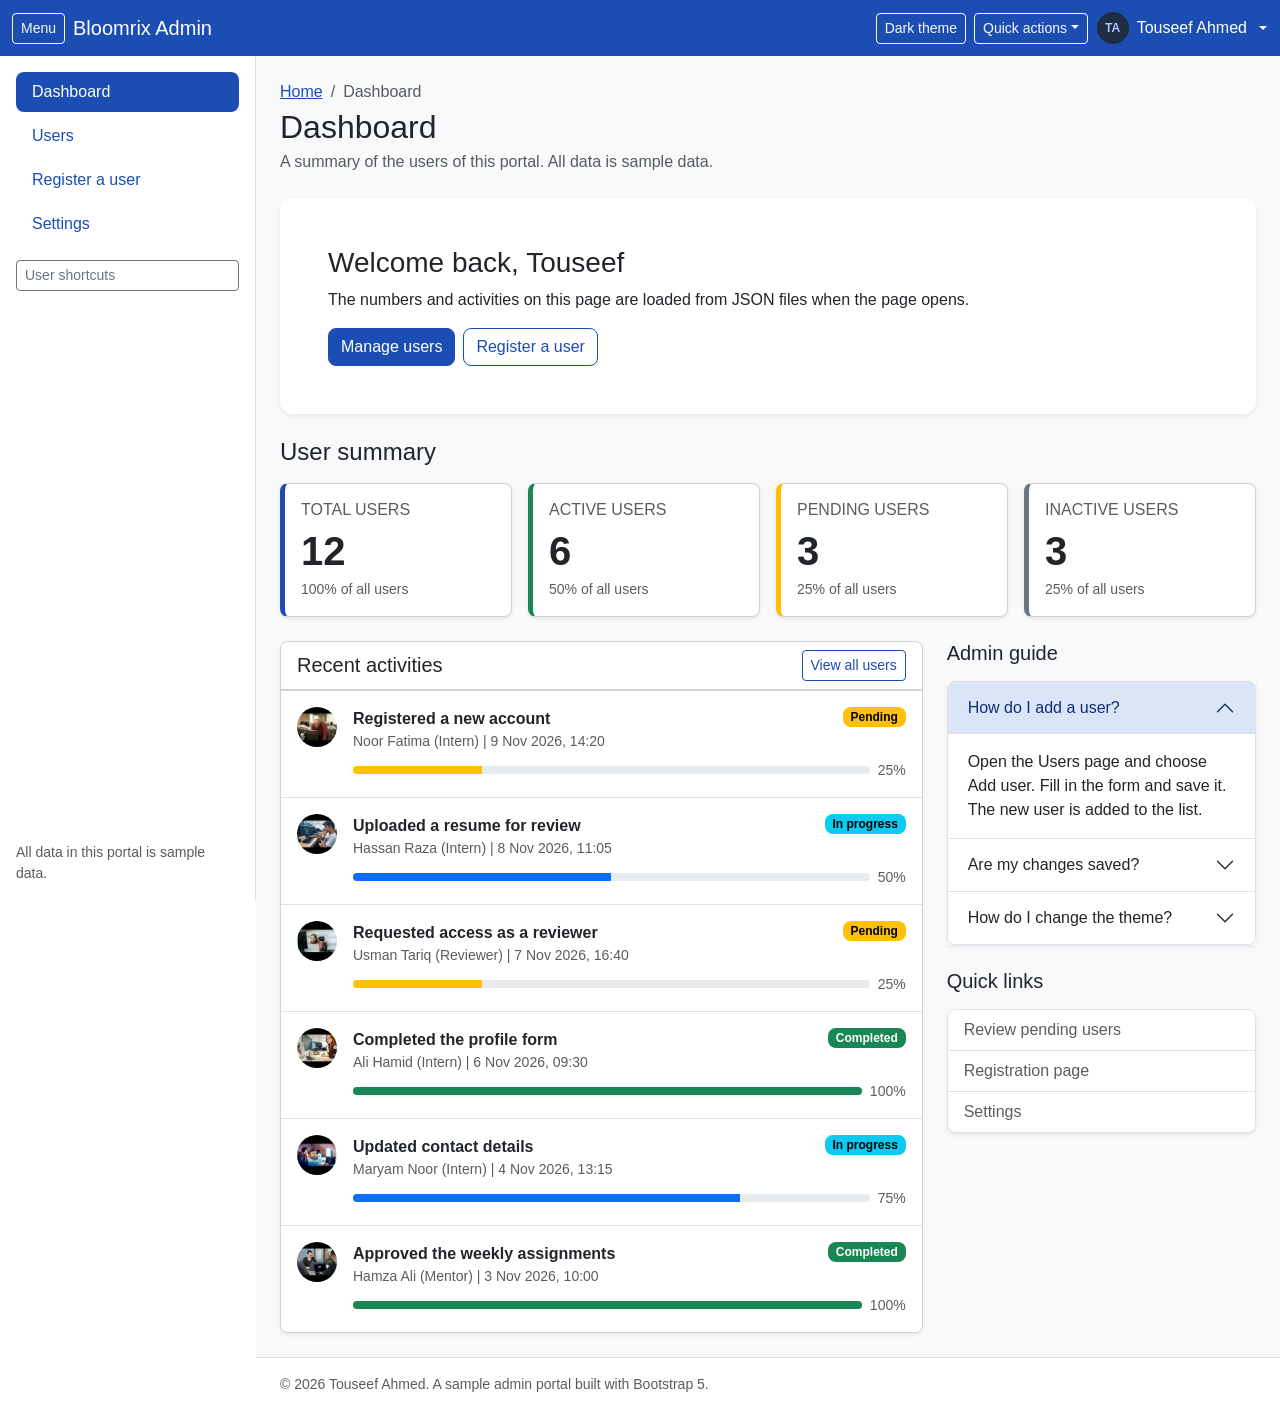
<file: index.html>
<!DOCTYPE html>
<html lang="en">

<head>
    <meta charset="UTF-8">
    <meta name="viewport" content="width=device-width, initial-scale=1">
    <meta name="description" content="Admin dashboard for managing users, built with Bootstrap 5.">
    <meta name="author" content="Touseef Ahmed">
    <link rel="stylesheet" href="lib/bootstrap/bootstrap.min.css">
    <script src="lib/bootstrap/bootstrap.bundle.min.js" defer></script>
    <script src="js/early-init.js"></script>
    <script type="module" src="js/pages/dashboard.js"></script>
    <link rel="stylesheet" href="css/custom.css">
    <title>Dashboard | Bloomrix Admin</title>
</head>

<body>
    <a class="skip-link visually-hidden-focusable btn btn-light" href="#main-content">Skip to main content</a>

    <header class="sticky-top">
        <nav class="navbar app-navbar bg-primary" data-bs-theme="dark">
            <div class="container-fluid gap-2">
                <button class="navbar-toggler d-lg-none" type="button" data-bs-toggle="offcanvas" data-bs-target="#sidebar" aria-controls="sidebar" aria-label="Open the menu">
                    <span class="navbar-toggler-icon"></span>
                </button>

                <button class="btn btn-outline-light btn-sm d-none d-lg-inline-block" type="button" id="sidebar-toggle" aria-controls="sidebar" aria-expanded="true" data-bs-toggle="tooltip" data-bs-title="Show or hide the sidebar">Menu</button>

                <a class="navbar-brand me-auto" href="index.html">Bloomrix Admin</a>

                <button class="btn btn-outline-light btn-sm" type="button" id="theme-button" data-bs-toggle="tooltip" data-bs-title="Switch between the light and dark theme">Dark theme</button>

                <div class="dropdown">
                    <button class="btn btn-outline-light btn-sm dropdown-toggle" type="button" data-bs-toggle="dropdown" aria-expanded="false">Quick actions</button>
                    <ul class="dropdown-menu dropdown-menu-end">
                        <li><a class="dropdown-item" href="users.html?add=1">Add a user</a></li>
                        <li><a class="dropdown-item" href="users.html?status=pending">Review pending users</a></li>
                        <li><a class="dropdown-item" href="register.html">Open the registration page</a></li>
                    </ul>
                </div>

                <div class="dropdown">
                    <button class="btn btn-link text-white text-decoration-none dropdown-toggle d-flex align-items-center gap-2 p-0" type="button" data-bs-toggle="dropdown" aria-expanded="false" aria-label="Touseef Ahmed account menu">
                        <span class="avatar avatar--sm">TA</span>
                        <span class="d-none d-md-inline">Touseef Ahmed</span>
                    </button>
                    <ul class="dropdown-menu dropdown-menu-end">
                        <li><a class="dropdown-item" href="settings.html">Settings</a></li>
                        <li><a class="dropdown-item" href="register.html">Register a user</a></li>
                    </ul>
                </div>
            </div>
        </nav>
    </header>

    <noscript>
        <div class="alert alert-warning m-3">This page needs JavaScript to load its data.</div>
    </noscript>

    <div class="app-shell">
        <aside class="sidebar offcanvas-lg offcanvas-start" tabindex="-1" id="sidebar" aria-labelledby="sidebar-title">
            <div class="offcanvas-header border-bottom">
                <h2 class="offcanvas-title h5" id="sidebar-title">Menu</h2>
                <button type="button" class="btn-close" data-bs-dismiss="offcanvas" data-bs-target="#sidebar" aria-label="Close"></button>
            </div>

            <div class="offcanvas-body p-0">
                <div class="sidebar-inner d-flex flex-column gap-3 w-100 p-3">
                    <nav aria-label="Main navigation">
                        <ul class="nav nav-pills flex-column gap-1">
                            <li class="nav-item"><a class="nav-link sidebar__main-link" href="index.html">Dashboard</a></li>
                            <li class="nav-item"><a class="nav-link sidebar__main-link" href="users.html">Users</a></li>
                            <li class="nav-item"><a class="nav-link sidebar__main-link" href="register.html">Register a user</a></li>
                            <li class="nav-item"><a class="nav-link sidebar__main-link" href="settings.html">Settings</a></li>
                        </ul>
                    </nav>

                    <div>
                        <button class="btn btn-outline-secondary btn-sm w-100 text-start" type="button" data-bs-toggle="collapse" data-bs-target="#user-shortcuts" aria-expanded="false" aria-controls="user-shortcuts">User shortcuts</button>

                        <div class="collapse mt-2" id="user-shortcuts">
                            <ul class="list-unstyled ps-2 mb-0">
                                <li><a class="d-block py-1" href="users.html?status=active">Active users</a></li>
                                <li><a class="d-block py-1" href="users.html?status=pending">Pending users</a></li>
                                <li><a class="d-block py-1" href="users.html?status=inactive">Inactive users</a></li>
                            </ul>
                        </div>
                    </div>

                    <p class="small text-body-secondary mt-auto mb-0">All data in this portal is sample data.</p>
                </div>
            </div>
        </aside>

        <div class="app-main d-flex flex-column">
            <main class="flex-grow-1 p-3 p-md-4" id="main-content" tabindex="-1">
                <nav aria-label="breadcrumb">
                    <ol class="breadcrumb mb-1">
                        <li class="breadcrumb-item"><a href="index.html">Home</a></li>
                        <li class="breadcrumb-item active" aria-current="page">Dashboard</li>
                    </ol>
                </nav>

                <h1 class="h2 mb-1">Dashboard</h1>
                <p class="text-body-secondary mb-4">A summary of the users of this portal. All data is sample data.</p>

                <section class="rounded-3 bg-body shadow-sm p-4 p-md-5 mb-4" aria-labelledby="welcome-title">
                    <h2 class="h3" id="welcome-title">Welcome back, Touseef</h2>
                    <p class="mb-3">The numbers and activities on this page are loaded from JSON files when the page opens.</p>

                    <div class="d-flex flex-wrap gap-2">
                        <a class="btn btn-primary" href="users.html">Manage users</a>
                        <a class="btn btn-outline-primary" href="register.html">Register a user</a>
                    </div>
                </section>

                <section class="mb-4" aria-labelledby="summary-title">
                    <h2 class="h4 mb-3" id="summary-title">User summary</h2>

                    <div class="row row-cols-1 row-cols-sm-2 row-cols-xl-4 g-3">
                        <div class="col">
                            <article class="card stat-card h-100 shadow-sm">
                                <div class="card-body">
                                    <h3 class="h6 text-body-secondary text-uppercase mb-2">Total users</h3>
                                    <p class="display-6 fw-semibold mb-1" data-stat="total">&mdash;</p>
                                    <p class="small text-body-secondary mb-0" data-stat-share="total"></p>
                                </div>
                            </article>
                        </div>

                        <div class="col">
                            <article class="card stat-card stat-card--active h-100 shadow-sm">
                                <div class="card-body">
                                    <h3 class="h6 text-body-secondary text-uppercase mb-2">Active users</h3>
                                    <p class="display-6 fw-semibold mb-1" data-stat="active">&mdash;</p>
                                    <p class="small text-body-secondary mb-0" data-stat-share="active"></p>
                                </div>
                            </article>
                        </div>

                        <div class="col">
                            <article class="card stat-card stat-card--pending h-100 shadow-sm">
                                <div class="card-body">
                                    <h3 class="h6 text-body-secondary text-uppercase mb-2">Pending users</h3>
                                    <p class="display-6 fw-semibold mb-1" data-stat="pending">&mdash;</p>
                                    <p class="small text-body-secondary mb-0" data-stat-share="pending"></p>
                                </div>
                            </article>
                        </div>

                        <div class="col">
                            <article class="card stat-card stat-card--inactive h-100 shadow-sm">
                                <div class="card-body">
                                    <h3 class="h6 text-body-secondary text-uppercase mb-2">Inactive users</h3>
                                    <p class="display-6 fw-semibold mb-1" data-stat="inactive">&mdash;</p>
                                    <p class="small text-body-secondary mb-0" data-stat-share="inactive"></p>
                                </div>
                            </article>
                        </div>
                    </div>
                </section>

                <div class="row g-4">
                    <section class="col-12 col-xl-8" aria-labelledby="activities-title">
                        <div class="card shadow-sm h-100">
                            <div class="card-header bg-body d-flex flex-wrap align-items-center justify-content-between gap-2">
                                <h2 class="h5 mb-0" id="activities-title">Recent activities</h2>
                                <a class="btn btn-sm btn-outline-primary" href="users.html">View all users</a>
                            </div>

                            <div id="activity-state" hidden></div>
                            <ul class="list-group list-group-flush" id="activity-list"></ul>
                        </div>
                    </section>

                    <div class="col-12 col-xl-4">
                        <section class="mb-4" aria-labelledby="help-title">
                            <h2 class="h5 mb-3" id="help-title">Admin guide</h2>

                            <div class="accordion shadow-sm" id="help-accordion">
                                <div class="accordion-item">
                                    <h3 class="accordion-header">
                                        <button class="accordion-button" type="button" data-bs-toggle="collapse" data-bs-target="#help-add" aria-expanded="true" aria-controls="help-add">How do I add a user?</button>
                                    </h3>
                                    <div class="accordion-collapse collapse show" id="help-add" data-bs-parent="#help-accordion">
                                        <div class="accordion-body">Open the Users page and choose Add user. Fill in the form and save it. The new user is added to the list.</div>
                                    </div>
                                </div>

                                <div class="accordion-item">
                                    <h3 class="accordion-header">
                                        <button class="accordion-button collapsed" type="button" data-bs-toggle="collapse" data-bs-target="#help-save" aria-expanded="false" aria-controls="help-save">Are my changes saved?</button>
                                    </h3>
                                    <div class="accordion-collapse collapse" id="help-save" data-bs-parent="#help-accordion">
                                        <div class="accordion-body">No. This portal has no server. Added, edited and deleted users stay in the page until you reload it. Then the sample data is loaded again.</div>
                                    </div>
                                </div>

                                <div class="accordion-item">
                                    <h3 class="accordion-header">
                                        <button class="accordion-button collapsed" type="button" data-bs-toggle="collapse" data-bs-target="#help-theme" aria-expanded="false" aria-controls="help-theme">How do I change the theme?</button>
                                    </h3>
                                    <div class="accordion-collapse collapse" id="help-theme" data-bs-parent="#help-accordion">
                                        <div class="accordion-body">Use the theme button in the top bar, or the Account tab on the Settings page. Your choice is saved in this browser.</div>
                                    </div>
                                </div>
                            </div>
                        </section>

                        <section aria-labelledby="links-title">
                            <h2 class="h5 mb-3" id="links-title">Quick links</h2>

                            <div class="list-group shadow-sm">
                                <a class="list-group-item list-group-item-action" href="users.html?status=pending">Review pending users</a>
                                <a class="list-group-item list-group-item-action" href="register.html">Registration page</a>
                                <a class="list-group-item list-group-item-action" href="settings.html">Settings</a>
                            </div>
                        </section>
                    </div>
                </div>
            </main>

            <footer class="border-top bg-body px-3 px-md-4 py-3 small text-body-secondary">
                <p class="mb-0">&copy; 2026 Touseef Ahmed. A sample admin portal built with Bootstrap 5.</p>
            </footer>
        </div>
    </div>

    <div class="toast-container position-fixed bottom-0 end-0 p-3" id="toast-area"></div>
</body>

</html>
</file>
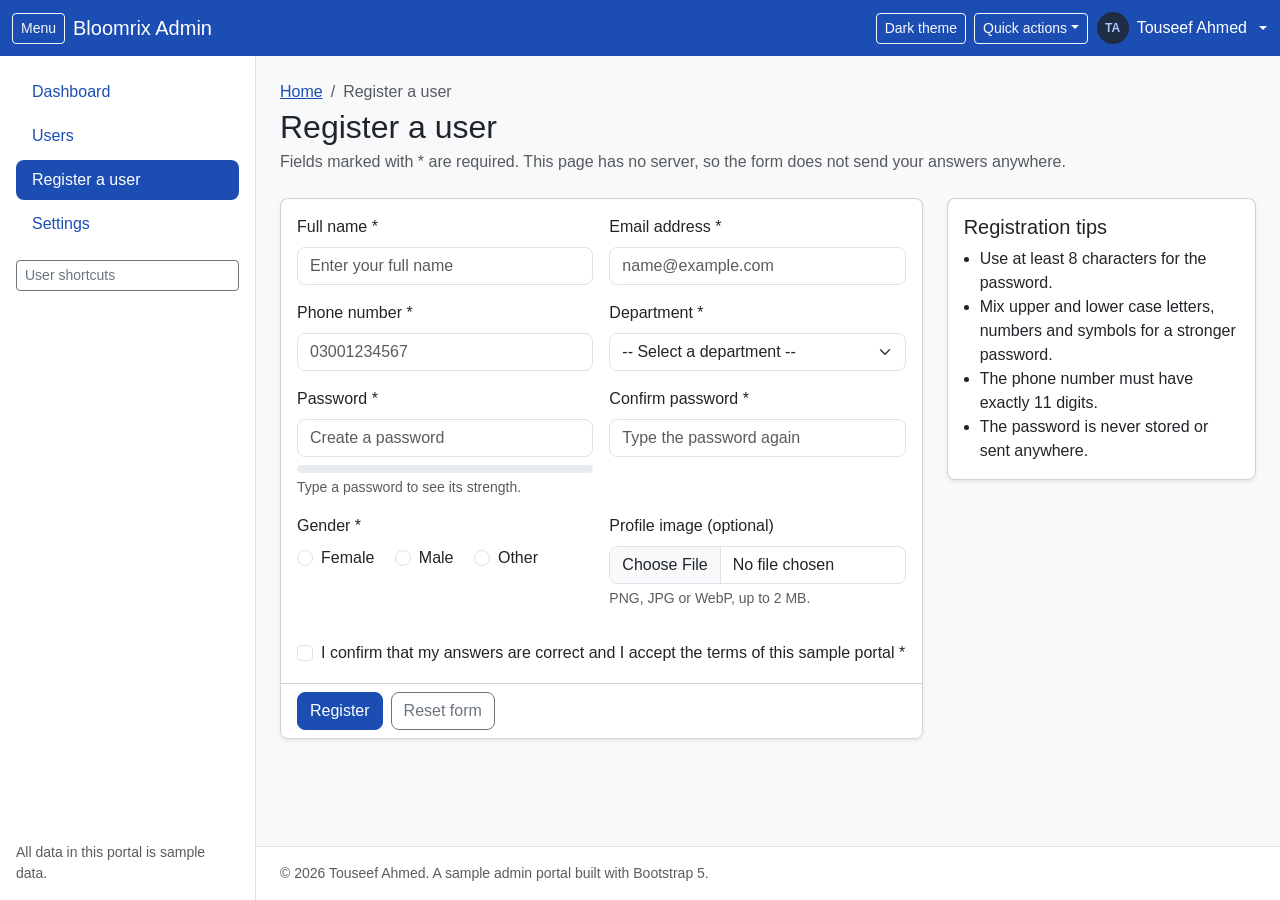
<file: register.html>
<!DOCTYPE html>
<html lang="en">

<head>
    <meta charset="UTF-8">
    <meta name="viewport" content="width=device-width, initial-scale=1">
    <meta name="description" content="Register a new user in the admin portal. Built with Bootstrap 5.">
    <meta name="author" content="Touseef Ahmed">
    <script src="js/early-init.js"></script>
    <link rel="stylesheet" href="lib/bootstrap/bootstrap.min.css">
    <link rel="stylesheet" href="css/custom.css">
    <script src="lib/bootstrap/bootstrap.bundle.min.js" defer></script>
    <script type="module" src="js/pages/register.js"></script>
    <title>Register a user | Bloomrix Admin</title>
</head>

<body>
    <a class="skip-link visually-hidden-focusable btn btn-light" href="#main-content">Skip to main content</a>

    <header class="sticky-top">
        <nav class="navbar app-navbar bg-primary" data-bs-theme="dark">
            <div class="container-fluid gap-2">
                <button class="navbar-toggler d-lg-none" type="button" data-bs-toggle="offcanvas" data-bs-target="#sidebar" aria-controls="sidebar" aria-label="Open the menu">
                    <span class="navbar-toggler-icon"></span>
                </button>

                <button class="btn btn-outline-light btn-sm d-none d-lg-inline-block" type="button" id="sidebar-toggle" aria-controls="sidebar" aria-expanded="true" data-bs-toggle="tooltip" data-bs-title="Show or hide the sidebar">Menu</button>

                <a class="navbar-brand me-auto" href="index.html">Bloomrix Admin</a>

                <button class="btn btn-outline-light btn-sm" type="button" id="theme-button" data-bs-toggle="tooltip" data-bs-title="Switch between the light and dark theme">Dark theme</button>

                <div class="dropdown">
                    <button class="btn btn-outline-light btn-sm dropdown-toggle" type="button" data-bs-toggle="dropdown" aria-expanded="false">Quick actions</button>
                    <ul class="dropdown-menu dropdown-menu-end">
                        <li><a class="dropdown-item" href="users.html?add=1">Add a user</a></li>
                        <li><a class="dropdown-item" href="users.html?status=pending">Review pending users</a></li>
                        <li><a class="dropdown-item" href="register.html">Open the registration page</a></li>
                    </ul>
                </div>

                <div class="dropdown">
                    <button class="btn btn-link text-white text-decoration-none dropdown-toggle d-flex align-items-center gap-2 p-0" type="button" data-bs-toggle="dropdown" aria-expanded="false" aria-label="Touseef Ahmed account menu">
                        <span class="avatar avatar--sm">TA</span>
                        <span class="d-none d-md-inline">Touseef Ahmed</span>
                    </button>
                    <ul class="dropdown-menu dropdown-menu-end">
                        <li><a class="dropdown-item" href="settings.html">Settings</a></li>
                        <li><a class="dropdown-item" href="register.html">Register a user</a></li>
                    </ul>
                </div>
            </div>
        </nav>
    </header>

    <noscript>
        <div class="alert alert-warning m-3">This page needs JavaScript to load its data.</div>
    </noscript>

    <div class="app-shell">
        <aside class="sidebar offcanvas-lg offcanvas-start" tabindex="-1" id="sidebar" aria-labelledby="sidebar-title">
            <div class="offcanvas-header border-bottom">
                <h2 class="offcanvas-title h5" id="sidebar-title">Menu</h2>
                <button type="button" class="btn-close" data-bs-dismiss="offcanvas" data-bs-target="#sidebar" aria-label="Close"></button>
            </div>

            <div class="offcanvas-body p-0">
                <div class="sidebar-inner d-flex flex-column gap-3 w-100 p-3">
                    <nav aria-label="Main navigation">
                        <ul class="nav nav-pills flex-column gap-1">
                            <li class="nav-item"><a class="nav-link sidebar__main-link" href="index.html">Dashboard</a></li>
                            <li class="nav-item"><a class="nav-link sidebar__main-link" href="users.html">Users</a></li>
                            <li class="nav-item"><a class="nav-link sidebar__main-link" href="register.html">Register a user</a></li>
                            <li class="nav-item"><a class="nav-link sidebar__main-link" href="settings.html">Settings</a></li>
                        </ul>
                    </nav>

                    <div>
                        <button class="btn btn-outline-secondary btn-sm w-100 text-start" type="button" data-bs-toggle="collapse" data-bs-target="#user-shortcuts" aria-expanded="false" aria-controls="user-shortcuts">User shortcuts</button>

                        <div class="collapse mt-2" id="user-shortcuts">
                            <ul class="list-unstyled ps-2 mb-0">
                                <li><a class="d-block py-1" href="users.html?status=active">Active users</a></li>
                                <li><a class="d-block py-1" href="users.html?status=pending">Pending users</a></li>
                                <li><a class="d-block py-1" href="users.html?status=inactive">Inactive users</a></li>
                            </ul>
                        </div>
                    </div>

                    <p class="small text-body-secondary mt-auto mb-0">All data in this portal is sample data.</p>
                </div>
            </div>
        </aside>

        <div class="app-main d-flex flex-column">
            <main class="flex-grow-1 p-3 p-md-4" id="main-content" tabindex="-1">
                <nav aria-label="breadcrumb">
                    <ol class="breadcrumb mb-1">
                        <li class="breadcrumb-item"><a href="index.html">Home</a></li>
                        <li class="breadcrumb-item active" aria-current="page">Register a user</li>
                    </ol>
                </nav>

                <h1 class="h2 mb-1">Register a user</h1>
                <p class="text-body-secondary mb-4">Fields marked with * are required. This page has no server, so the form does not send your answers anywhere.</p>

                <div class="row g-4">
                    <div class="col-12 col-xl-8">
                        <form class="card shadow-sm" id="register-form" novalidate>
                            <div class="card-body">
                                <div class="row g-3">
                                    <div class="col-12 col-md-6" data-field>
                                        <label class="form-label" for="reg-name">Full name *</label>
                                        <input class="form-control" type="text" id="reg-name" name="full_name" placeholder="Enter your full name" autocomplete="name" minlength="3" maxlength="50" pattern="[A-Za-z ]+" data-label="Full name" data-pattern-message="Use letters and spaces only." required>
                                        <div class="invalid-feedback"></div>
                                    </div>

                                    <div class="col-12 col-md-6" data-field>
                                        <label class="form-label" for="reg-email">Email address *</label>
                                        <input class="form-control" type="email" id="reg-email" name="email_address" placeholder="name@example.com" autocomplete="email" data-label="Email address" required>
                                        <div class="invalid-feedback"></div>
                                    </div>

                                    <div class="col-12 col-md-6" data-field>
                                        <label class="form-label" for="reg-phone">Phone number *</label>
                                        <input class="form-control" type="tel" id="reg-phone" name="phone_number" placeholder="03001234567" autocomplete="tel" maxlength="11" pattern="[0-9]{11}" data-label="Phone number" data-pattern-message="Enter exactly 11 digits, for example 03001234567." required>
                                        <div class="invalid-feedback"></div>
                                    </div>

                                    <div class="col-12 col-md-6" data-field>
                                        <label class="form-label" for="reg-department">Department *</label>
                                        <select class="form-select" id="reg-department" name="department" data-label="Department" data-required-message="Choose a department." required>
                                            <option value="" selected>-- Select a department --</option>
                                            <option value="web-development">Web Development</option>
                                            <option value="software-testing">Software Testing</option>
                                            <option value="devops">DevOps</option>
                                            <option value="data-analysis">Data Analysis</option>
                                        </select>
                                        <div class="invalid-feedback"></div>
                                    </div>

                                    <div class="col-12 col-md-6" data-field>
                                        <label class="form-label" for="reg-password">Password *</label>
                                        <input class="form-control" type="password" id="reg-password" name="password" placeholder="Create a password" autocomplete="new-password" minlength="8" maxlength="30" pattern="(?=.*[A-Za-z])(?=.*[0-9]).*" data-label="Password" data-pattern-message="Use at least one letter and one number." required>

                                        <div class="progress progress--thin mt-2" role="progressbar" aria-label="Password strength" aria-valuenow="0" aria-valuemin="0" aria-valuemax="4" id="reg-strength">
                                            <div class="progress-bar"></div>
                                        </div>
                                        <div class="form-text" id="reg-strength-text"></div>
                                        <div class="invalid-feedback"></div>
                                    </div>

                                    <div class="col-12 col-md-6" data-field>
                                        <label class="form-label" for="reg-confirm">Confirm password *</label>
                                        <input class="form-control" type="password" id="reg-confirm" name="confirm_password" placeholder="Type the password again" autocomplete="new-password" data-label="Confirm password" required>
                                        <div class="invalid-feedback"></div>
                                    </div>

                                    <fieldset class="col-12 col-md-6" data-field>
                                        <legend class="form-label fs-6">Gender *</legend>

                                        <div class="form-check form-check-inline">
                                            <input class="form-check-input" type="radio" name="gender" id="gender-female" value="female" data-label="Gender" data-required-message="Choose an option." required>
                                            <label class="form-check-label" for="gender-female">Female</label>
                                        </div>

                                        <div class="form-check form-check-inline">
                                            <input class="form-check-input" type="radio" name="gender" id="gender-male" value="male" data-label="Gender" data-required-message="Choose an option." required>
                                            <label class="form-check-label" for="gender-male">Male</label>
                                        </div>

                                        <div class="form-check form-check-inline">
                                            <input class="form-check-input" type="radio" name="gender" id="gender-other" value="other" data-label="Gender" data-required-message="Choose an option." required>
                                            <label class="form-check-label" for="gender-other">Other</label>
                                        </div>

                                        <div class="invalid-feedback"></div>
                                    </fieldset>

                                    <div class="col-12 col-md-6" data-field>
                                        <label class="form-label" for="reg-image">Profile image (optional)</label>
                                        <input class="form-control" type="file" id="reg-image" name="profile_image" accept="image/png,image/jpeg,image/webp" data-label="Profile image">
                                        <div class="form-text">PNG, JPG or WebP, up to 2 MB.</div>
                                        <div class="invalid-feedback"></div>
                                    </div>

                                    <div class="col-12" id="reg-preview-area"></div>

                                    <div class="col-12" data-field>
                                        <div class="form-check">
                                            <input class="form-check-input" type="checkbox" id="reg-terms" name="terms" value="accepted" data-label="Terms" data-required-message="You must accept the terms to register." required>
                                            <label class="form-check-label" for="reg-terms">I confirm that my answers are correct and I accept the terms of this sample portal *</label>
                                        </div>
                                        <div class="invalid-feedback"></div>
                                    </div>
                                </div>
                            </div>

                            <div class="card-footer bg-body d-flex flex-wrap gap-2">
                                <button class="btn btn-primary" type="submit">Register</button>
                                <button class="btn btn-outline-secondary" type="reset">Reset form</button>
                            </div>
                        </form>
                    </div>

                    <div class="col-12 col-xl-4">
                        <aside class="card shadow-sm">
                            <div class="card-body">
                                <h2 class="h5">Registration tips</h2>
                                <ul class="mb-0 ps-3">
                                    <li>Use at least 8 characters for the password.</li>
                                    <li>Mix upper and lower case letters, numbers and symbols for a stronger password.</li>
                                    <li>The phone number must have exactly 11 digits.</li>
                                    <li>The password is never stored or sent anywhere.</li>
                                </ul>
                            </div>
                        </aside>
                    </div>
                </div>
            </main>

            <footer class="border-top bg-body px-3 px-md-4 py-3 small text-body-secondary">
                <p class="mb-0">&copy; 2026 Touseef Ahmed. A sample admin portal built with Bootstrap 5.</p>
            </footer>
        </div>
    </div>

    <div class="toast-container position-fixed bottom-0 end-0 p-3" id="toast-area"></div>
</body>

</html>
</file>
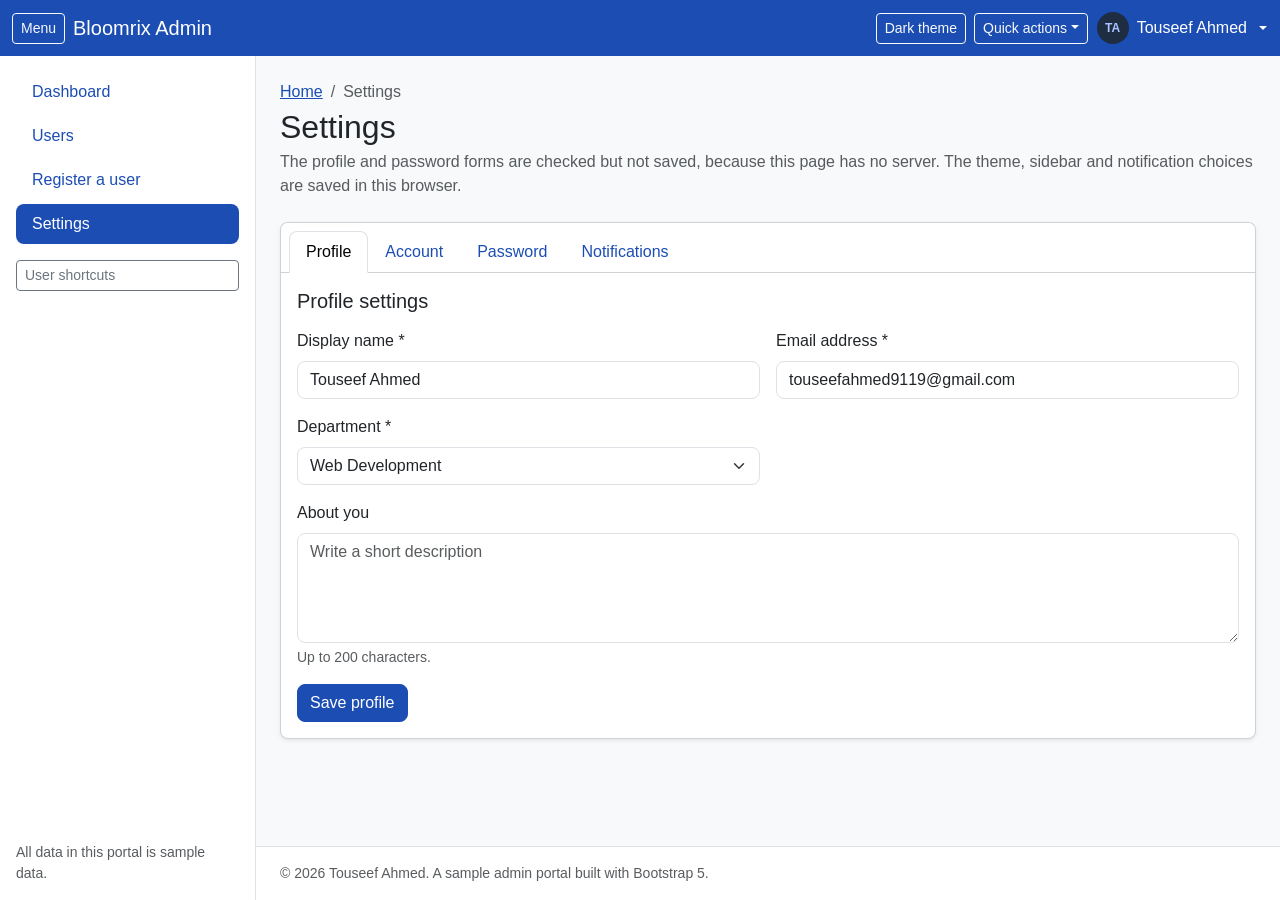
<file: settings.html>
<!DOCTYPE html>
<html lang="en">

<head>
    <meta charset="UTF-8">
    <meta name="viewport" content="width=device-width, initial-scale=1">
    <meta name="description" content="Manage portal settings and preferences. Built with Bootstrap 5.">
    <meta name="author" content="Touseef Ahmed">
    <script src="js/early-init.js"></script>
    <link rel="stylesheet" href="lib/bootstrap/bootstrap.min.css">
    <link rel="stylesheet" href="css/custom.css">
    <script src="lib/bootstrap/bootstrap.bundle.min.js" defer></script>
    <script type="module" src="js/pages/settings.js"></script>
    <title>Settings | Bloomrix Admin</title>
</head>

<body>
    <a class="skip-link visually-hidden-focusable btn btn-light" href="#main-content">Skip to main content</a>

    <header class="sticky-top">
        <nav class="navbar app-navbar bg-primary" data-bs-theme="dark">
            <div class="container-fluid gap-2">
                <button class="navbar-toggler d-lg-none" type="button" data-bs-toggle="offcanvas" data-bs-target="#sidebar" aria-controls="sidebar" aria-label="Open the menu">
                    <span class="navbar-toggler-icon"></span>
                </button>

                <button class="btn btn-outline-light btn-sm d-none d-lg-inline-block" type="button" id="sidebar-toggle" aria-controls="sidebar" aria-expanded="true" data-bs-toggle="tooltip" data-bs-title="Show or hide the sidebar">Menu</button>

                <a class="navbar-brand me-auto" href="index.html">Bloomrix Admin</a>

                <button class="btn btn-outline-light btn-sm" type="button" id="theme-button" data-bs-toggle="tooltip" data-bs-title="Switch between the light and dark theme">Dark theme</button>

                <div class="dropdown">
                    <button class="btn btn-outline-light btn-sm dropdown-toggle" type="button" data-bs-toggle="dropdown" aria-expanded="false">Quick actions</button>
                    <ul class="dropdown-menu dropdown-menu-end">
                        <li><a class="dropdown-item" href="users.html?add=1">Add a user</a></li>
                        <li><a class="dropdown-item" href="users.html?status=pending">Review pending users</a></li>
                        <li><a class="dropdown-item" href="register.html">Open the registration page</a></li>
                    </ul>
                </div>

                <div class="dropdown">
                    <button class="btn btn-link text-white text-decoration-none dropdown-toggle d-flex align-items-center gap-2 p-0" type="button" data-bs-toggle="dropdown" aria-expanded="false" aria-label="Touseef Ahmed account menu">
                        <span class="avatar avatar--sm">TA</span>
                        <span class="d-none d-md-inline">Touseef Ahmed</span>
                    </button>
                    <ul class="dropdown-menu dropdown-menu-end">
                        <li><a class="dropdown-item" href="settings.html">Settings</a></li>
                        <li><a class="dropdown-item" href="register.html">Register a user</a></li>
                    </ul>
                </div>
            </div>
        </nav>
    </header>

    <noscript>
        <div class="alert alert-warning m-3">This page needs JavaScript to load its data.</div>
    </noscript>

    <div class="app-shell">
        <aside class="sidebar offcanvas-lg offcanvas-start" tabindex="-1" id="sidebar" aria-labelledby="sidebar-title">
            <div class="offcanvas-header border-bottom">
                <h2 class="offcanvas-title h5" id="sidebar-title">Menu</h2>
                <button type="button" class="btn-close" data-bs-dismiss="offcanvas" data-bs-target="#sidebar" aria-label="Close"></button>
            </div>

            <div class="offcanvas-body p-0">
                <div class="sidebar-inner d-flex flex-column gap-3 w-100 p-3">
                    <nav aria-label="Main navigation">
                        <ul class="nav nav-pills flex-column gap-1">
                            <li class="nav-item"><a class="nav-link sidebar__main-link" href="index.html">Dashboard</a></li>
                            <li class="nav-item"><a class="nav-link sidebar__main-link" href="users.html">Users</a></li>
                            <li class="nav-item"><a class="nav-link sidebar__main-link" href="register.html">Register a user</a></li>
                            <li class="nav-item"><a class="nav-link sidebar__main-link" href="settings.html">Settings</a></li>
                        </ul>
                    </nav>

                    <div>
                        <button class="btn btn-outline-secondary btn-sm w-100 text-start" type="button" data-bs-toggle="collapse" data-bs-target="#user-shortcuts" aria-expanded="false" aria-controls="user-shortcuts">User shortcuts</button>

                        <div class="collapse mt-2" id="user-shortcuts">
                            <ul class="list-unstyled ps-2 mb-0">
                                <li><a class="d-block py-1" href="users.html?status=active">Active users</a></li>
                                <li><a class="d-block py-1" href="users.html?status=pending">Pending users</a></li>
                                <li><a class="d-block py-1" href="users.html?status=inactive">Inactive users</a></li>
                            </ul>
                        </div>
                    </div>

                    <p class="small text-body-secondary mt-auto mb-0">All data in this portal is sample data.</p>
                </div>
            </div>
        </aside>

        <div class="app-main d-flex flex-column">
            <main class="flex-grow-1 p-3 p-md-4" id="main-content" tabindex="-1">
                <nav aria-label="breadcrumb">
                    <ol class="breadcrumb mb-1">
                        <li class="breadcrumb-item"><a href="index.html">Home</a></li>
                        <li class="breadcrumb-item active" aria-current="page">Settings</li>
                    </ol>
                </nav>

                <h1 class="h2 mb-1">Settings</h1>
                <p class="text-body-secondary mb-4">The profile and password forms are checked but not saved, because this page has no server. The theme, sidebar and notification choices are saved in this browser.</p>

                <div class="card shadow-sm">
                    <div class="card-header bg-body">
                        <ul class="nav nav-tabs card-header-tabs" id="settings-tabs" role="tablist">
                            <li class="nav-item" role="presentation">
                                <button class="nav-link active" id="profile-tab" data-bs-toggle="tab" data-bs-target="#profile-pane" type="button" role="tab" aria-controls="profile-pane" aria-selected="true">Profile</button>
                            </li>
                            <li class="nav-item" role="presentation">
                                <button class="nav-link" id="account-tab" data-bs-toggle="tab" data-bs-target="#account-pane" type="button" role="tab" aria-controls="account-pane" aria-selected="false">Account</button>
                            </li>
                            <li class="nav-item" role="presentation">
                                <button class="nav-link" id="password-tab" data-bs-toggle="tab" data-bs-target="#password-pane" type="button" role="tab" aria-controls="password-pane" aria-selected="false">Password</button>
                            </li>
                            <li class="nav-item" role="presentation">
                                <button class="nav-link" id="notifications-tab" data-bs-toggle="tab" data-bs-target="#notifications-pane" type="button" role="tab" aria-controls="notifications-pane" aria-selected="false">Notifications</button>
                            </li>
                        </ul>
                    </div>

                    <div class="card-body tab-content">
                        <div class="tab-pane fade show active" id="profile-pane" role="tabpanel" aria-labelledby="profile-tab" tabindex="0">
                            <h2 class="h5 mb-3">Profile settings</h2>

                            <form id="profile-form" novalidate>
                                <div class="row g-3">
                                    <div class="col-12 col-md-6" data-field>
                                        <label class="form-label" for="profile-name">Display name *</label>
                                        <input class="form-control" type="text" id="profile-name" name="display_name" value="Touseef Ahmed" autocomplete="name" minlength="3" maxlength="50" pattern="[A-Za-z ]+" data-label="Display name" data-pattern-message="Use letters and spaces only." required>
                                        <div class="invalid-feedback"></div>
                                    </div>

                                    <div class="col-12 col-md-6" data-field>
                                        <label class="form-label" for="profile-email">Email address *</label>
                                        <input class="form-control" type="email" id="profile-email" name="email_address" value="touseefahmed9119@gmail.com" autocomplete="email" data-label="Email address" required>
                                        <div class="invalid-feedback"></div>
                                    </div>

                                    <div class="col-12 col-md-6" data-field>
                                        <label class="form-label" for="profile-department">Department *</label>
                                        <select class="form-select" id="profile-department" name="department" data-label="Department" required>
                                            <option value="web-development" selected>Web Development</option>
                                            <option value="software-testing">Software Testing</option>
                                            <option value="devops">DevOps</option>
                                            <option value="data-analysis">Data Analysis</option>
                                        </select>
                                        <div class="invalid-feedback"></div>
                                    </div>

                                    <div class="col-12" data-field>
                                        <label class="form-label" for="profile-bio">About you</label>
                                        <textarea class="form-control" id="profile-bio" name="about" rows="4" placeholder="Write a short description" maxlength="200" data-label="About you"></textarea>
                                        <div class="form-text">Up to 200 characters.</div>
                                        <div class="invalid-feedback"></div>
                                    </div>
                                </div>

                                <button class="btn btn-primary mt-3" type="submit">Save profile</button>
                            </form>
                        </div>

                        <div class="tab-pane fade" id="account-pane" role="tabpanel" aria-labelledby="account-tab" tabindex="0">
                            <h2 class="h5 mb-3">Account settings</h2>

                            <form id="account-form">
                                <div class="mb-3">
                                    <label class="form-label" for="account-username">Username</label>
                                    <input class="form-control" type="text" id="account-username" name="username" value="touseef.ahmed" readonly>
                                    <div class="form-text">The username is shown for reference and cannot be changed.</div>
                                </div>

                                <fieldset class="mb-3">
                                    <legend class="form-label fs-6">Theme</legend>

                                    <div class="form-check">
                                        <input class="form-check-input" type="radio" name="theme_choice" id="theme-light" value="light">
                                        <label class="form-check-label" for="theme-light">Light</label>
                                    </div>

                                    <div class="form-check">
                                        <input class="form-check-input" type="radio" name="theme_choice" id="theme-dark" value="dark">
                                        <label class="form-check-label" for="theme-dark">Dark</label>
                                    </div>

                                    <div class="form-check">
                                        <input class="form-check-input" type="radio" name="theme_choice" id="theme-system" value="system">
                                        <label class="form-check-label" for="theme-system">Follow my device</label>
                                    </div>

                                    <div class="form-text">The theme changes at once and is saved in this browser.</div>
                                </fieldset>

                                <div class="form-check form-switch">
                                    <input class="form-check-input" type="checkbox" role="switch" id="pref-sidebar" name="hide_sidebar">
                                    <label class="form-check-label" for="pref-sidebar">Hide the sidebar on large screens</label>
                                </div>
                                <div class="form-text">On small screens the menu button always opens the sidebar.</div>
                            </form>
                        </div>

                        <div class="tab-pane fade" id="password-pane" role="tabpanel" aria-labelledby="password-tab" tabindex="0">
                            <h2 class="h5 mb-3">Change password</h2>
                            <p class="text-body-secondary">There is no server, so the current password is not checked and the password is not changed.</p>

                            <form id="password-form" novalidate>
                                <div class="row g-3">
                                    <div class="col-12 col-md-6" data-field>
                                        <label class="form-label" for="current-password">Current password *</label>
                                        <input class="form-control" type="password" id="current-password" name="current_password" autocomplete="current-password" data-label="Current password" required>
                                        <div class="invalid-feedback"></div>
                                    </div>

                                    <div class="col-12 col-md-6"></div>

                                    <div class="col-12 col-md-6" data-field>
                                        <label class="form-label" for="new-password">New password *</label>
                                        <input class="form-control" type="password" id="new-password" name="new_password" autocomplete="new-password" minlength="8" maxlength="30" pattern="(?=.*[A-Za-z])(?=.*[0-9]).*" data-label="New password" data-pattern-message="Use at least one letter and one number." required>

                                        <div class="progress progress--thin mt-2" role="progressbar" aria-label="New password strength" aria-valuenow="0" aria-valuemin="0" aria-valuemax="4" id="new-strength">
                                            <div class="progress-bar"></div>
                                        </div>
                                        <div class="form-text" id="new-strength-text"></div>
                                        <div class="invalid-feedback"></div>
                                    </div>

                                    <div class="col-12 col-md-6" data-field>
                                        <label class="form-label" for="confirm-new-password">Confirm new password *</label>
                                        <input class="form-control" type="password" id="confirm-new-password" name="confirm_new_password" autocomplete="new-password" data-label="Confirm new password" required>
                                        <div class="invalid-feedback"></div>
                                    </div>
                                </div>

                                <button class="btn btn-primary mt-3" type="submit">Change password</button>
                            </form>
                        </div>

                        <div class="tab-pane fade" id="notifications-pane" role="tabpanel" aria-labelledby="notifications-tab" tabindex="0">
                            <h2 class="h5 mb-3">Notification preferences</h2>

                            <form id="notification-form">
                                <div class="form-check form-switch mb-2">
                                    <input class="form-check-input" type="checkbox" role="switch" id="pref-toast-users" name="toast_users">
                                    <label class="form-check-label" for="pref-toast-users">Show a message after I add, edit or delete a user</label>
                                </div>

                                <div class="form-check form-switch mb-3">
                                    <input class="form-check-input" type="checkbox" role="switch" id="pref-toast-forms" name="toast_forms">
                                    <label class="form-check-label" for="pref-toast-forms">Show a message after I submit the registration form</label>
                                </div>

                                <button class="btn btn-primary" type="submit">Save preferences</button>
                            </form>
                        </div>
                    </div>
                </div>
            </main>

            <footer class="border-top bg-body px-3 px-md-4 py-3 small text-body-secondary">
                <p class="mb-0">&copy; 2026 Touseef Ahmed. A sample admin portal built with Bootstrap 5.</p>
            </footer>
        </div>
    </div>

    <div class="toast-container position-fixed bottom-0 end-0 p-3" id="toast-area"></div>
</body>

</html>
</file>
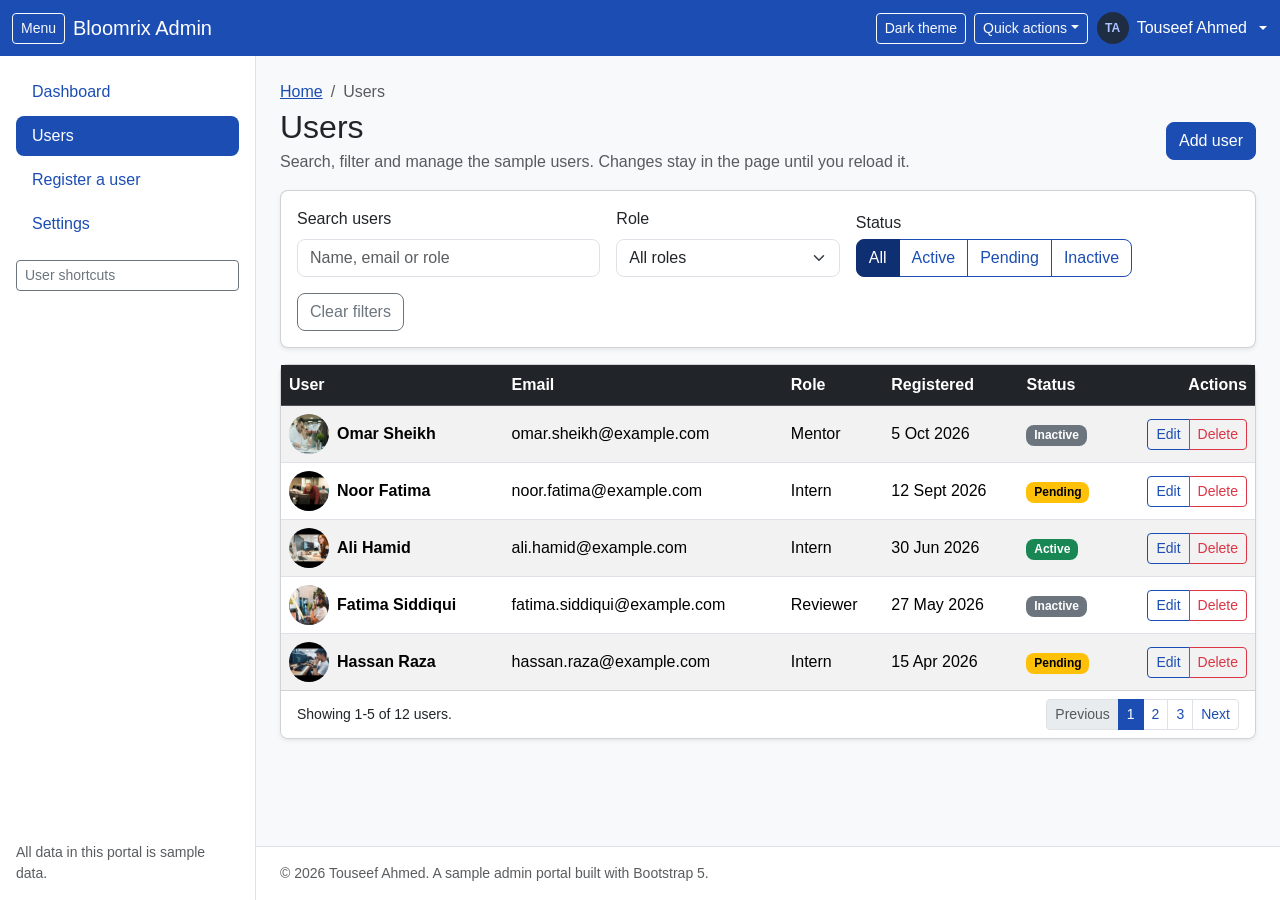
<file: users.html>
<!DOCTYPE html>
<html lang="en">

<head>
    <meta charset="UTF-8">
    <meta name="viewport" content="width=device-width, initial-scale=1">
    <meta name="description" content="Search, filter and manage the sample users of the admin portal, built with Bootstrap 5.">
    <meta name="author" content="Touseef Ahmed">
    <script src="js/early-init.js"></script>
    <link rel="stylesheet" href="lib/bootstrap/bootstrap.min.css">
    <link rel="stylesheet" href="css/custom.css">
    <script src="lib/bootstrap/bootstrap.bundle.min.js" defer></script>
    <script type="module" src="js/pages/users.js"></script>
    <title>Users | Bloomrix Admin</title>
</head>

<body>
    <a class="skip-link visually-hidden-focusable btn btn-light" href="#main-content">Skip to main content</a>

    <header class="sticky-top">
        <nav class="navbar app-navbar bg-primary" data-bs-theme="dark">
            <div class="container-fluid gap-2">
                <button class="navbar-toggler d-lg-none" type="button" data-bs-toggle="offcanvas" data-bs-target="#sidebar" aria-controls="sidebar" aria-label="Open the menu">
                    <span class="navbar-toggler-icon"></span>
                </button>

                <button class="btn btn-outline-light btn-sm d-none d-lg-inline-block" type="button" id="sidebar-toggle" aria-controls="sidebar" aria-expanded="true" data-bs-toggle="tooltip" data-bs-title="Show or hide the sidebar">Menu</button>

                <a class="navbar-brand me-auto" href="index.html">Bloomrix Admin</a>

                <button class="btn btn-outline-light btn-sm" type="button" id="theme-button" data-bs-toggle="tooltip" data-bs-title="Switch between the light and dark theme">Dark theme</button>

                <div class="dropdown">
                    <button class="btn btn-outline-light btn-sm dropdown-toggle" type="button" data-bs-toggle="dropdown" aria-expanded="false">Quick actions</button>
                    <ul class="dropdown-menu dropdown-menu-end">
                        <li><a class="dropdown-item" href="users.html?add=1">Add a user</a></li>
                        <li><a class="dropdown-item" href="users.html?status=pending">Review pending users</a></li>
                        <li><a class="dropdown-item" href="register.html">Open the registration page</a></li>
                    </ul>
                </div>

                <div class="dropdown">
                    <button class="btn btn-link text-white text-decoration-none dropdown-toggle d-flex align-items-center gap-2 p-0" type="button" data-bs-toggle="dropdown" aria-expanded="false" aria-label="Touseef Ahmed account menu">
                        <span class="avatar avatar--sm">TA</span>
                        <span class="d-none d-md-inline">Touseef Ahmed</span>
                    </button>
                    <ul class="dropdown-menu dropdown-menu-end">
                        <li><a class="dropdown-item" href="settings.html">Settings</a></li>
                        <li><a class="dropdown-item" href="register.html">Register a user</a></li>
                    </ul>
                </div>
            </div>
        </nav>
    </header>

    <noscript>
        <div class="alert alert-warning m-3">This page needs JavaScript to load its data.</div>
    </noscript>

    <div class="app-shell">
        <aside class="sidebar offcanvas-lg offcanvas-start" tabindex="-1" id="sidebar" aria-labelledby="sidebar-title">
            <div class="offcanvas-header border-bottom">
                <h2 class="offcanvas-title h5" id="sidebar-title">Menu</h2>
                <button type="button" class="btn-close" data-bs-dismiss="offcanvas" data-bs-target="#sidebar" aria-label="Close"></button>
            </div>

            <div class="offcanvas-body p-0">
                <div class="sidebar-inner d-flex flex-column gap-3 w-100 p-3">
                    <nav aria-label="Main navigation">
                        <ul class="nav nav-pills flex-column gap-1">
                            <li class="nav-item"><a class="nav-link sidebar__main-link" href="index.html">Dashboard</a></li>
                            <li class="nav-item"><a class="nav-link sidebar__main-link" href="users.html">Users</a></li>
                            <li class="nav-item"><a class="nav-link sidebar__main-link" href="register.html">Register a user</a></li>
                            <li class="nav-item"><a class="nav-link sidebar__main-link" href="settings.html">Settings</a></li>
                        </ul>
                    </nav>

                    <div>
                        <button class="btn btn-outline-secondary btn-sm w-100 text-start" type="button" data-bs-toggle="collapse" data-bs-target="#user-shortcuts" aria-expanded="false" aria-controls="user-shortcuts">User shortcuts</button>

                        <div class="collapse mt-2" id="user-shortcuts">
                            <ul class="list-unstyled ps-2 mb-0">
                                <li><a class="d-block py-1" href="users.html?status=active">Active users</a></li>
                                <li><a class="d-block py-1" href="users.html?status=pending">Pending users</a></li>
                                <li><a class="d-block py-1" href="users.html?status=inactive">Inactive users</a></li>
                            </ul>
                        </div>
                    </div>

                    <p class="small text-body-secondary mt-auto mb-0">All data in this portal is sample data.</p>
                </div>
            </div>
        </aside>

        <div class="app-main d-flex flex-column">
            <main class="flex-grow-1 p-3 p-md-4" id="main-content" tabindex="-1">
                <nav aria-label="breadcrumb">
                    <ol class="breadcrumb mb-1">
                        <li class="breadcrumb-item"><a href="index.html">Home</a></li>
                        <li class="breadcrumb-item active" aria-current="page">Users</li>
                    </ol>
                </nav>

                <div class="d-flex flex-wrap align-items-center justify-content-between gap-2 mb-3">
                    <div>
                        <h1 class="h2 mb-1">Users</h1>
                        <p class="text-body-secondary mb-0">Search, filter and manage the sample users. Changes stay in the page until you reload it.</p>
                    </div>

                    <button class="btn btn-primary" type="button" data-bs-toggle="modal" data-bs-target="#user-modal" data-mode="add">Add user</button>
                </div>

                <form class="card shadow-sm mb-3" id="filter-form" role="search">
                    <div class="card-body">
                        <div class="row g-3 align-items-end">
                            <div class="col-12 col-md-6 col-xl-4">
                                <label class="form-label" for="user-search">Search users</label>
                                <input class="form-control" type="search" id="user-search" name="q" placeholder="Name, email or role" autocomplete="off">
                            </div>

                            <div class="col-12 col-md-6 col-xl-3">
                                <label class="form-label" for="role-filter">Role</label>
                                <select class="form-select" id="role-filter" name="role">
                                    <option value="all">All roles</option>
                                    <option value="Administrator">Administrator</option>
                                    <option value="Mentor">Mentor</option>
                                    <option value="Reviewer">Reviewer</option>
                                    <option value="Intern">Intern</option>
                                </select>
                            </div>

                            <div class="col-12 col-xl-auto">
                                <p class="form-label mb-1" id="status-label">Status</p>
                                <div class="btn-group" role="group" aria-labelledby="status-label">
                                    <input type="radio" class="btn-check" name="status_filter" id="status-all" value="all" autocomplete="off" checked>
                                    <label class="btn btn-outline-primary" for="status-all" data-bs-toggle="tooltip" data-bs-title="Show every user">All</label>

                                    <input type="radio" class="btn-check" name="status_filter" id="status-active" value="active" autocomplete="off">
                                    <label class="btn btn-outline-primary" for="status-active" data-bs-toggle="tooltip" data-bs-title="Show only active users">Active</label>

                                    <input type="radio" class="btn-check" name="status_filter" id="status-pending" value="pending" autocomplete="off">
                                    <label class="btn btn-outline-primary" for="status-pending" data-bs-toggle="tooltip" data-bs-title="Show only users waiting for review">Pending</label>

                                    <input type="radio" class="btn-check" name="status_filter" id="status-inactive" value="inactive" autocomplete="off">
                                    <label class="btn btn-outline-primary" for="status-inactive" data-bs-toggle="tooltip" data-bs-title="Show only inactive users">Inactive</label>
                                </div>
                            </div>

                            <div class="col-12 col-xl-auto">
                                <button class="btn btn-outline-secondary" type="button" id="clear-filters">Clear filters</button>
                            </div>
                        </div>
                    </div>
                </form>

                <div class="card shadow-sm">
                    <div id="users-state" hidden></div>

                    <div class="table-responsive" id="table-wrap">
                        <table class="table table-striped table-hover align-middle mb-0">
                            <caption class="visually-hidden">Sample users</caption>

                            <thead class="table-dark">
                                <tr>
                                    <th scope="col">User</th>
                                    <th scope="col" class="d-none d-md-table-cell">Email</th>
                                    <th scope="col">Role</th>
                                    <th scope="col" class="d-none d-lg-table-cell">Registered</th>
                                    <th scope="col">Status</th>
                                    <th scope="col" class="text-end">Actions</th>
                                </tr>
                            </thead>

                            <tbody id="user-table-body"></tbody>
                        </table>
                    </div>

                    <div class="card-footer bg-body d-flex flex-column flex-md-row align-items-md-center justify-content-between gap-2">
                        <p class="mb-0 small" id="result-count" role="status"></p>

                        <nav aria-label="User pages" id="pagination-nav" hidden>
                            <ul class="pagination pagination-sm mb-0" id="pagination"></ul>
                        </nav>
                    </div>
                </div>
            </main>

            <footer class="border-top bg-body px-3 px-md-4 py-3 small text-body-secondary">
                <p class="mb-0">&copy; 2026 Touseef Ahmed. A sample admin portal built with Bootstrap 5.</p>
            </footer>
        </div>
    </div>

    <div class="toast-container position-fixed bottom-0 end-0 p-3" id="toast-area"></div>

    <div class="modal fade" id="user-modal" tabindex="-1" aria-labelledby="user-modal-title" aria-hidden="true">
        <div class="modal-dialog modal-dialog-centered modal-dialog-scrollable">
            <form class="modal-content" id="user-form" novalidate>
                <div class="modal-header">
                    <h2 class="modal-title fs-5" id="user-modal-title">Add user</h2>
                    <button type="button" class="btn-close" data-bs-dismiss="modal" aria-label="Close"></button>
                </div>

                <div class="modal-body">
                    <p class="small text-body-secondary">Fields marked with * are required. Nothing is sent to a server.</p>

                    <div class="mb-3" data-field>
                        <label class="form-label" for="user-name">Full name *</label>
                        <input class="form-control" type="text" id="user-name" name="full_name" placeholder="Enter the full name" autocomplete="off" minlength="3" maxlength="50" pattern="[A-Za-z ]+" data-label="Full name" data-pattern-message="Use letters and spaces only." required>
                        <div class="invalid-feedback"></div>
                    </div>

                    <div class="mb-3" data-field>
                        <label class="form-label" for="user-email">Email address *</label>
                        <input class="form-control" type="email" id="user-email" name="email_address" placeholder="name@example.com" autocomplete="off" data-label="Email address" required>
                        <div class="invalid-feedback"></div>
                    </div>

                    <div class="row g-3 mb-3">
                        <div class="col-12 col-sm-6" data-field>
                            <label class="form-label" for="user-role">Role</label>
                            <select class="form-select" id="user-role" name="role" data-label="Role">
                                <option value="Administrator">Administrator</option>
                                <option value="Mentor">Mentor</option>
                                <option value="Reviewer">Reviewer</option>
                                <option value="Intern" selected>Intern</option>
                            </select>
                            <div class="invalid-feedback"></div>
                        </div>

                        <div class="col-12 col-sm-6" data-field>
                            <label class="form-label" for="user-status">Status</label>
                            <select class="form-select" id="user-status" name="status" data-label="Status">
                                <option value="Active">Active</option>
                                <option value="Pending" selected>Pending</option>
                                <option value="Inactive">Inactive</option>
                            </select>
                            <div class="invalid-feedback"></div>
                        </div>
                    </div>

                    <div class="mb-3" data-field>
                        <label class="form-label" for="user-date">Registration date *</label>
                        <input class="form-control" type="date" id="user-date" name="registered_on" min="2020-01-01" data-label="Registration date" required>
                        <div class="invalid-feedback"></div>
                    </div>
                </div>

                <div class="modal-footer">
                    <button type="button" class="btn btn-outline-secondary" data-bs-dismiss="modal">Cancel</button>
                    <button type="submit" class="btn btn-primary" id="user-save">Add user</button>
                </div>
            </form>
        </div>
    </div>

    <div class="modal fade" id="delete-modal" tabindex="-1" aria-labelledby="delete-modal-title" aria-hidden="true">
        <div class="modal-dialog modal-dialog-centered">
            <div class="modal-content">
                <div class="modal-header">
                    <h2 class="modal-title fs-5" id="delete-modal-title">Delete user</h2>
                    <button type="button" class="btn-close" data-bs-dismiss="modal" aria-label="Close"></button>
                </div>

                <div class="modal-body">
                    <p class="mb-0">Do you want to delete <strong id="delete-name"></strong>? The user is removed from this list until you reload the page.</p>
                </div>

                <div class="modal-footer">
                    <button type="button" class="btn btn-outline-secondary" data-bs-dismiss="modal">Cancel</button>
                    <button type="button" class="btn btn-danger" id="delete-confirm">Delete user</button>
                </div>
            </div>
        </div>
    </div>
</body>

</html>
</file>
<file: css/custom.css>
:root {
    --bs-primary: #1b4db3;
    --bs-primary-rgb: 27, 77, 179;
    --bs-link-color: #1b4db3;
    --bs-link-color-rgb: 27, 77, 179;
    --bs-link-hover-color: #0f2f73;
    --bs-link-hover-color-rgb: 15, 47, 115;
    --bs-primary-text-emphasis: #0f2f73;
    --bs-primary-bg-subtle: #dbe5f8;
    --bs-primary-border-subtle: #9db4e8;
    --bs-body-font-family: Arial, Helvetica, sans-serif;
    --bs-border-radius: 0.5rem;
    --bs-border-radius-lg: 0.75rem;

    --app-brand: #1b4db3;
    --app-brand-strong: #0f2f73;
    --app-brand-text: #1b4db3;
    --app-brand-text-rgb: 27, 77, 179;
    --app-focus: #b45309;
    --app-navbar-height: 3.5rem;
    --app-sidebar-width: 16rem;
}

[data-bs-theme="dark"] {
    --bs-link-color: #7aa7ff;
    --bs-link-color-rgb: 122, 167, 255;
    --bs-link-hover-color: #a9c4ff;
    --bs-link-hover-color-rgb: 169, 196, 255;
    --bs-primary-text-emphasis: #a9c4ff;
    --bs-primary-bg-subtle: #1f2d42;
    --bs-primary-border-subtle: #33507f;
    --app-brand-text: #7aa7ff;
    --app-brand-text-rgb: 122, 167, 255;
    --app-focus: #fbbf24;
}

.skip-link {
    inset-block-start: 0.5rem;
    inset-inline-start: 0.5rem;
    position: fixed;
    z-index: 2000;
}

.app-navbar {
    min-height: var(--app-navbar-height);
}

.app-main {
    background-color: var(--bs-tertiary-bg);
    min-height: calc(100vh - var(--app-navbar-height));
    min-width: 0;
}

.sidebar-inner {
    background-color: var(--bs-body-bg);
    min-height: 100%;
}

.sidebar .nav-pills {
    --bs-nav-pills-link-active-bg: var(--app-brand);
}

@media (min-width: 992px) {
    .app-shell {
        display: grid;
        grid-template-columns: var(--app-sidebar-width) minmax(0, 1fr);
    }

    .sidebar {
        align-self: start;
        border-inline-end: 1px solid var(--bs-border-color);
        inset-block-start: var(--app-navbar-height);
        max-height: calc(100vh - var(--app-navbar-height));
        overflow-y: auto;
        position: sticky;
    }

    .sidebar-inner {
        min-height: calc(100vh - var(--app-navbar-height));
    }

    .sidebar-collapsed .app-shell {
        grid-template-columns: minmax(0, 1fr);
    }

    .sidebar-collapsed .sidebar {
        display: none;
    }
}

a:focus-visible,
summary:focus-visible,
[tabindex]:focus-visible {
    outline: 3px solid var(--app-focus);
    outline-offset: 2px;
}

.avatar {
    align-items: center;
    background-color: var(--bs-primary-bg-subtle);
    block-size: 2.5rem;
    border-radius: 50%;
    color: var(--bs-primary-text-emphasis);
    display: inline-flex;
    flex-shrink: 0;
    font-size: 0.85rem;
    font-weight: 600;
    inline-size: 2.5rem;
    justify-content: center;
    overflow: hidden;
}

.avatar--sm {
    block-size: 2rem;
    font-size: 0.75rem;
    inline-size: 2rem;
}

.avatar__image {
    block-size: 100%;
    inline-size: 100%;
    object-fit: cover;
}

.avatar-preview {
    block-size: 6rem;
    inline-size: 6rem;
    object-fit: cover;
}

.stat-card {
    border-inline-start: 0.35rem solid var(--stat-accent, var(--app-brand));
}

.stat-card--active {
    --stat-accent: var(--bs-success);
}

.stat-card--pending {
    --stat-accent: var(--bs-warning);
}

.stat-card--inactive {
    --stat-accent: var(--bs-secondary);
}

.progress--thin {
    --bs-progress-height: 0.5rem;
}

.btn-primary {
    --bs-btn-bg: #1b4db3;
    --bs-btn-border-color: #1b4db3;
    --bs-btn-hover-bg: #0f2f73;
    --bs-btn-hover-border-color: #0f2f73;
    --bs-btn-active-bg: #0b2459;
    --bs-btn-active-border-color: #0b2459;
    --bs-btn-disabled-bg: #1b4db3;
    --bs-btn-disabled-border-color: #1b4db3;
    --bs-btn-focus-shadow-rgb: 27, 77, 179;
}

.btn-outline-primary {
    --bs-btn-color: var(--app-brand-text);
    --bs-btn-border-color: var(--app-brand-text);
    --bs-btn-hover-color: #ffffff;
    --bs-btn-hover-bg: #1b4db3;
    --bs-btn-hover-border-color: #1b4db3;
    --bs-btn-active-color: #ffffff;
    --bs-btn-active-bg: #0f2f73;
    --bs-btn-active-border-color: #0f2f73;
    --bs-btn-disabled-color: var(--app-brand-text);
    --bs-btn-disabled-border-color: var(--app-brand-text);
    --bs-btn-focus-shadow-rgb: 27, 77, 179;
}

.pagination {
    --bs-pagination-active-bg: var(--app-brand);
    --bs-pagination-active-border-color: var(--app-brand);
}

.form-control:focus,
.form-select:focus,
.form-check-input:focus {
    border-color: var(--app-brand-text);
    box-shadow: 0 0 0 0.25rem rgba(var(--app-brand-text-rgb), 0.3);
}

.form-check-input:checked {
    background-color: var(--app-brand);
    border-color: var(--app-brand);
}

@media (prefers-reduced-motion: reduce) {
    *,
    *::before,
    *::after {
        scroll-behavior: auto;
        transition: none;
    }
}
</file>
